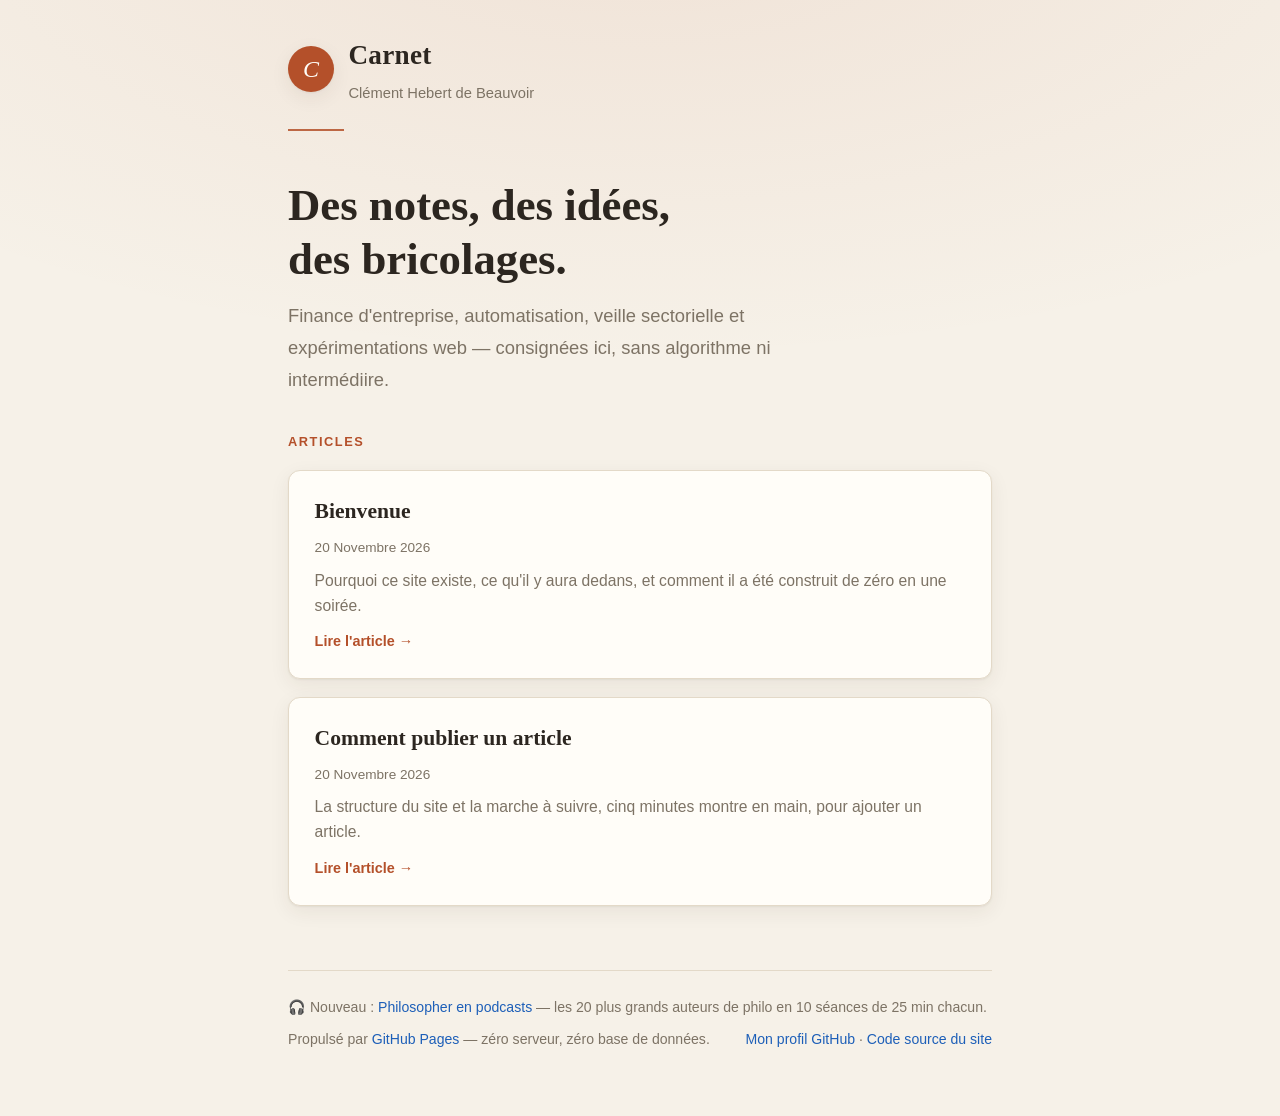
<file: index.html>
<!doctype html>
<html lang="fr">
<head>
<meta charset="utf-8">
<meta name="viewport" content="width=device-width, initial-scale=1">
<title>Carnet — Clément Hebert de Beauvoir</title>
<meta name="description" content="Le carnet de Clément Hebert de Beauvoir — notes sur la finance d'entreprise, l'automatisation et le bricolage web.">
<meta property="og:type" content="website">
<meta property="og:title" content="Carnet — Clément Hebert de Beauvoir">
<meta property="og:description" content="Notes sur la finance d'entreprise, l'automatisation et le bricolage web.">
<meta property="og:url" content="https://clementhebertdebeauvoir-coder.github.io/">
<link rel="icon" href="data:image/svg+xml,%3Csvg xmlns='http://www.w3.org/2000/svg' viewBox='0 0 100 100'%3E%3Crect width='100' height='100' rx='22' fill='%23b4502a'/%3E%3Ctext x='50' y='68' font-size='58' font-family='Georgia,serif' font-style='italic' fill='%23fffdf8' text-anchor='middle'%3EC%3C/text%3E%3C/svg%3E">
<link rel="stylesheet" href="style.css">
</head>
<body>
<div class="wrap">

  <header class="site-header">
    <div class="monogram" aria-hidden="true">C</div>
    <div>
      <h1 class="site-title"><a href="index.html">Carnet</a></h1>
      <p class="site-subtitle">Clément Hebert de Beauvoir</p>
    </div>
  </header>
  <hr class="header-rule">

  <main>
    <section class="hero">
      <h1>Des notes, des idées,<br>des bricolages.</h1>
      <p class="tagline">Finance d'entreprise, automatisation, veille sectorielle et expérimentations web — consignées ici, sans algorithme ni intermédiire.</p>
    </section>

    <p class="section-label">Articles</p>
    <ul class="post-list">
      <li>
        <a class="post-card" href="posts/bienvenue.html">
          <h2>Bienvenue</h2>
          <time datetime="2026-11-20">20 novembre 2026</time>
          <p class="excerpt">Pourquoi ce site existe, ce qu'il y aura dedans, et comment il a été construit de zéro en une soirée.</p>
          <span class="read-more">Lire l'article →</span>
        </a>
      </li>
      <li>
        <a class="post-card" href="posts/comment-publier-un-article.html">
          <h2>Comment publier un article</h2>
          <time datetime="2026-11-20">20 novembre 2026</time>
          <p class="excerpt">La structure du site et la marche à suivre, cinq minutes montre en main, pour ajouter un article.</p>
          <span class="read-more">Lire l'article →</span>
        </a>
      </li>
    </ul>
  </main>

  <footer class="site-footer">
    <p>🎧 Nouveau : <a href="podcasts/">Philosopher en podcasts</a> — les 20 plus grands auteurs de philo en 10 séances de 25 min chacun.</p>
    <p>Propulsé par <a href="https://pages.github.com/">GitHub Pages</a> — zéro serveur, zéro base de données.</p>
    <p><a href="https://github.com/clementhebertdebeauvoir-coder">Mon profil GitHub</a> · <a href="https://github.com/clementhebertdebeauvoir-coder/clementhebertdebeauvoir-coder.github.io">Code source du site</a></p>
  </footer>

</div>
</body>
</html>
</file>
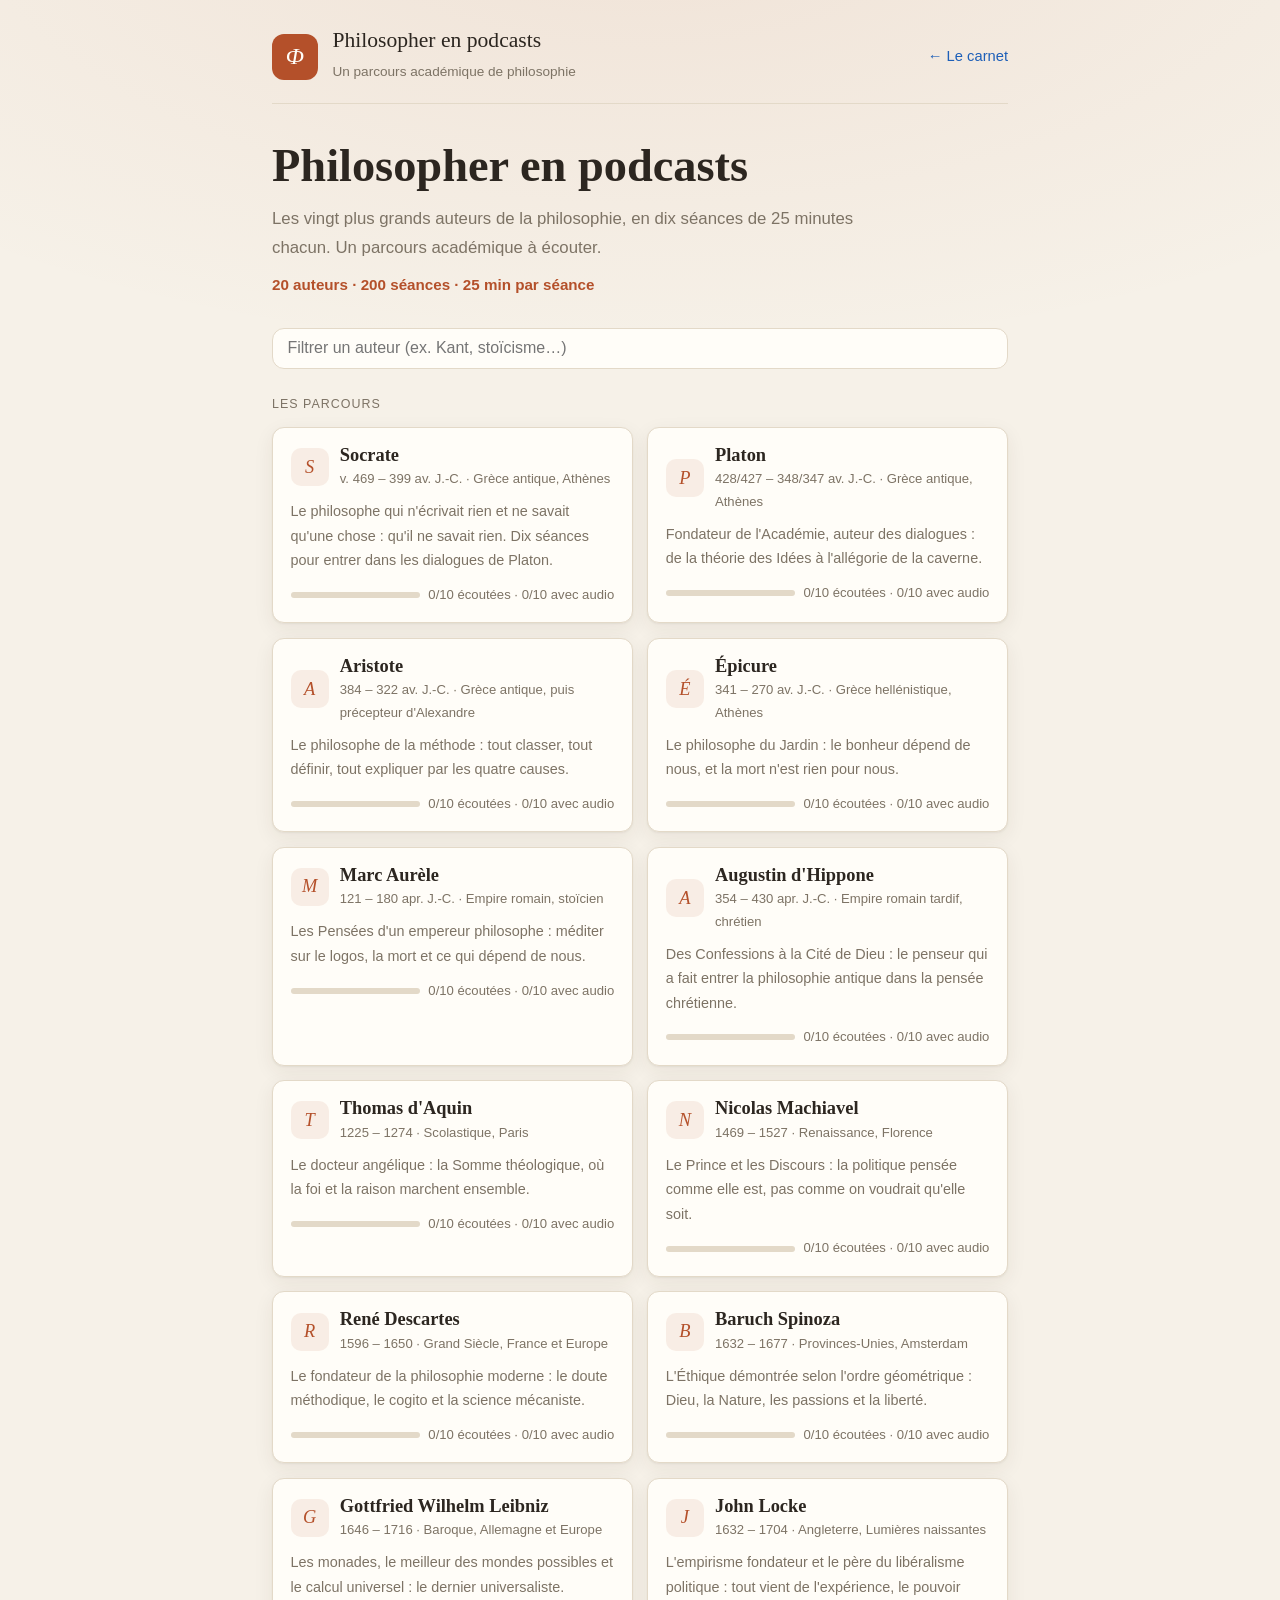
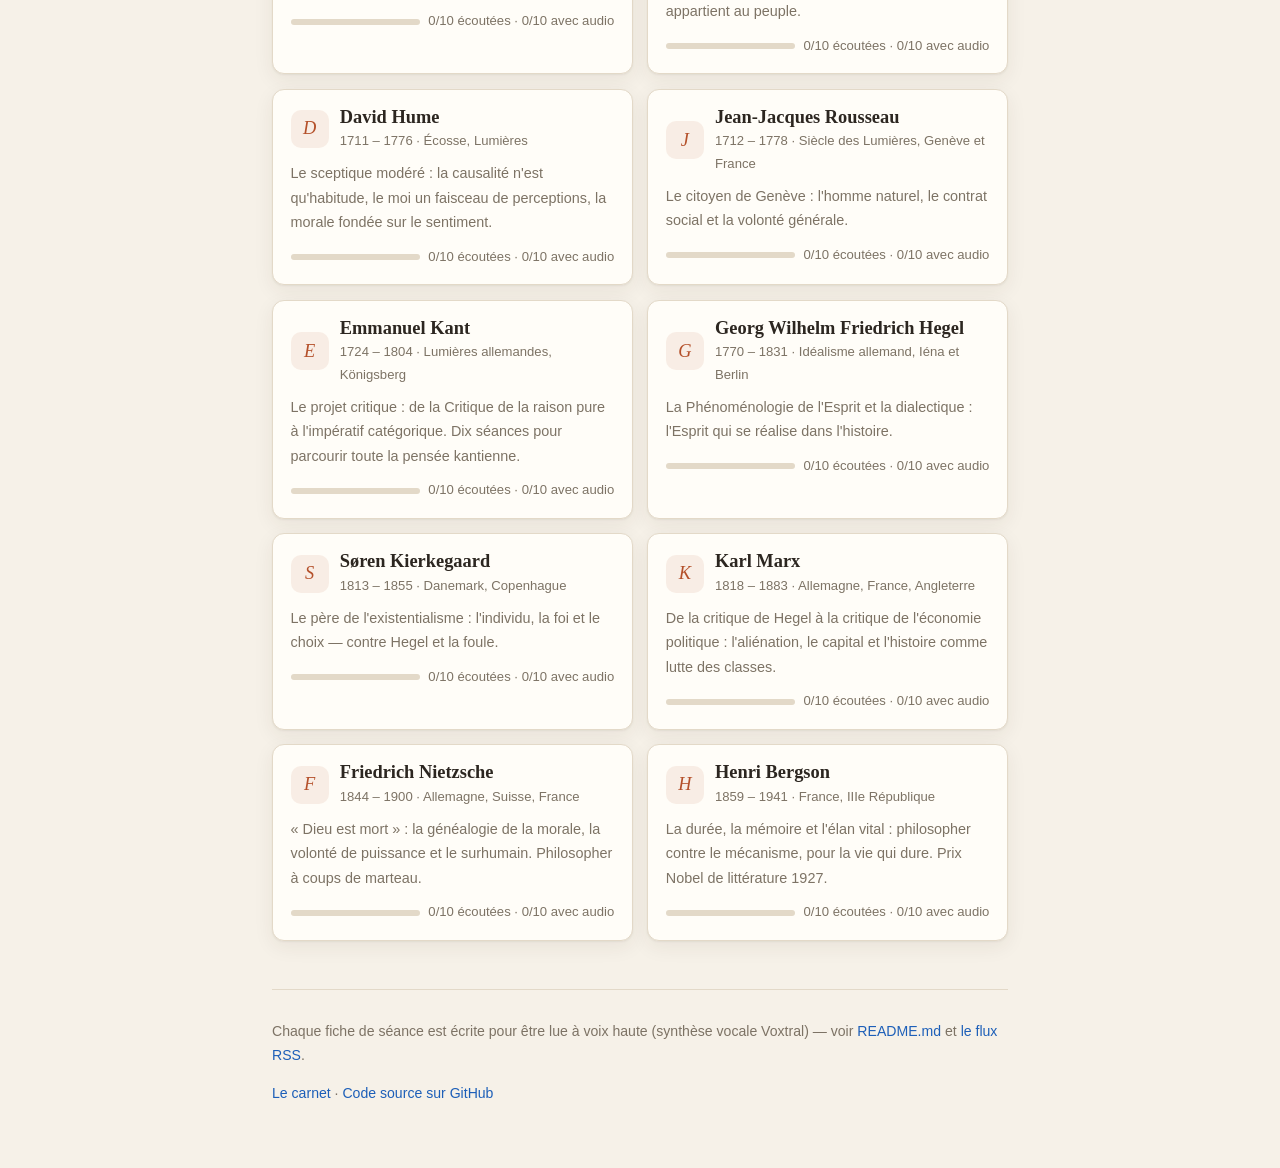
<file: podcasts/index.html>
<!doctype html>
<html lang="fr">
<head>
<meta charset="utf-8">
<meta name="viewport" content="width=device-width, initial-scale=1">
<title>Philosopher en podcasts — 20 auteurs, 200 séances</title>
<meta name="description" content="Les vingt plus grands auteurs de la philosophie en podcasts : 10 séances de 25 minutes par auteur, de Socrate à Bergson. Parcours académique à écouter.">
<meta property="og:type" content="website">
<meta property="og:title" content="Philosopher en podcasts">
<meta property="og:description" content="Vingt grands auteurs de la philosophie, dix séances de 25 minutes chacun. Un parcours académique à écouter.">
<link rel="icon" href="data:image/svg+xml,%3Csvg xmlns='http://www.w3.org/2000/svg' viewBox='0 0 100 100'%3E%3Crect width='100' height='100' rx='22' fill='%23b4502a'/%3E%3Ctext x='50' y='70' font-size='58' font-family='Georgia,serif' font-style='italic' fill='%23fffdf8' text-anchor='middle'%3E%CE%A6%3C/text%3E%3C/svg%3E">
<link rel="alternate" type="application/rss+xml" title="Philosopher en podcasts" href="feed.xml">
<link rel="stylesheet" href="css/podcasts.css">
</head>
<body>
<div class="wrap">

  <header class="pod-header">
    <a class="pod-brand" href="index.html">
      <span class="monogram" aria-hidden="true">Φ</span>
      <span>
        <span class="pod-title">Philosopher en podcasts</span><br>
        <span class="pod-subtitle">Un parcours académique de philosophie</span>
      </span>
    </a>
    <nav class="pod-nav"><a href="../index.html">← Le carnet</a></nav>
  </header>
  <hr class="header-rule">

  <main>
    <section class="hero">
      <h1>Philosopher en podcasts</h1>
      <p class="tagline">Les vingt plus grands auteurs de la philosophie, en dix séances de 25 minutes chacun.</p>
      <p class="hero-meta">20 auteurs · 200 séances · 25 min par séance</p>
    </section>

    <input class="filtre" id="filtre" type="search" placeholder="Filtrer un auteur (ex. Kant, stoïcisme…)" aria-label="Filtrer les auteurs">

    <p class="section-label">Les parcours</p>
    <ul class="author-grid" id="liste-auteurs"></ul>
    <p id="vide" class="erreur" hidden>Aucun auteur ne correspond à cette recherche.</p>
  </main>

  <footer class="pod-footer">
    <p>Chaque fiche de séance est écrite pour être lue à voix haute (synthèse vocale Voxtral) — voir <a href="README.md">README.md</a> et <a href="feed.xml">le flux RSS</a>.</p>
    <p><a href="../index.html">Le carnet</a> · <a href="https://github.com/clementhebertdebeauvoir-coder/clementhebertdebeauvoir-coder.github.io">Code source sur GitHub</a></p>
  </footer>

</div>
<script src="js/player.js"></script>
<script src="js/app.js"></script>
</body>
</html>
</file>
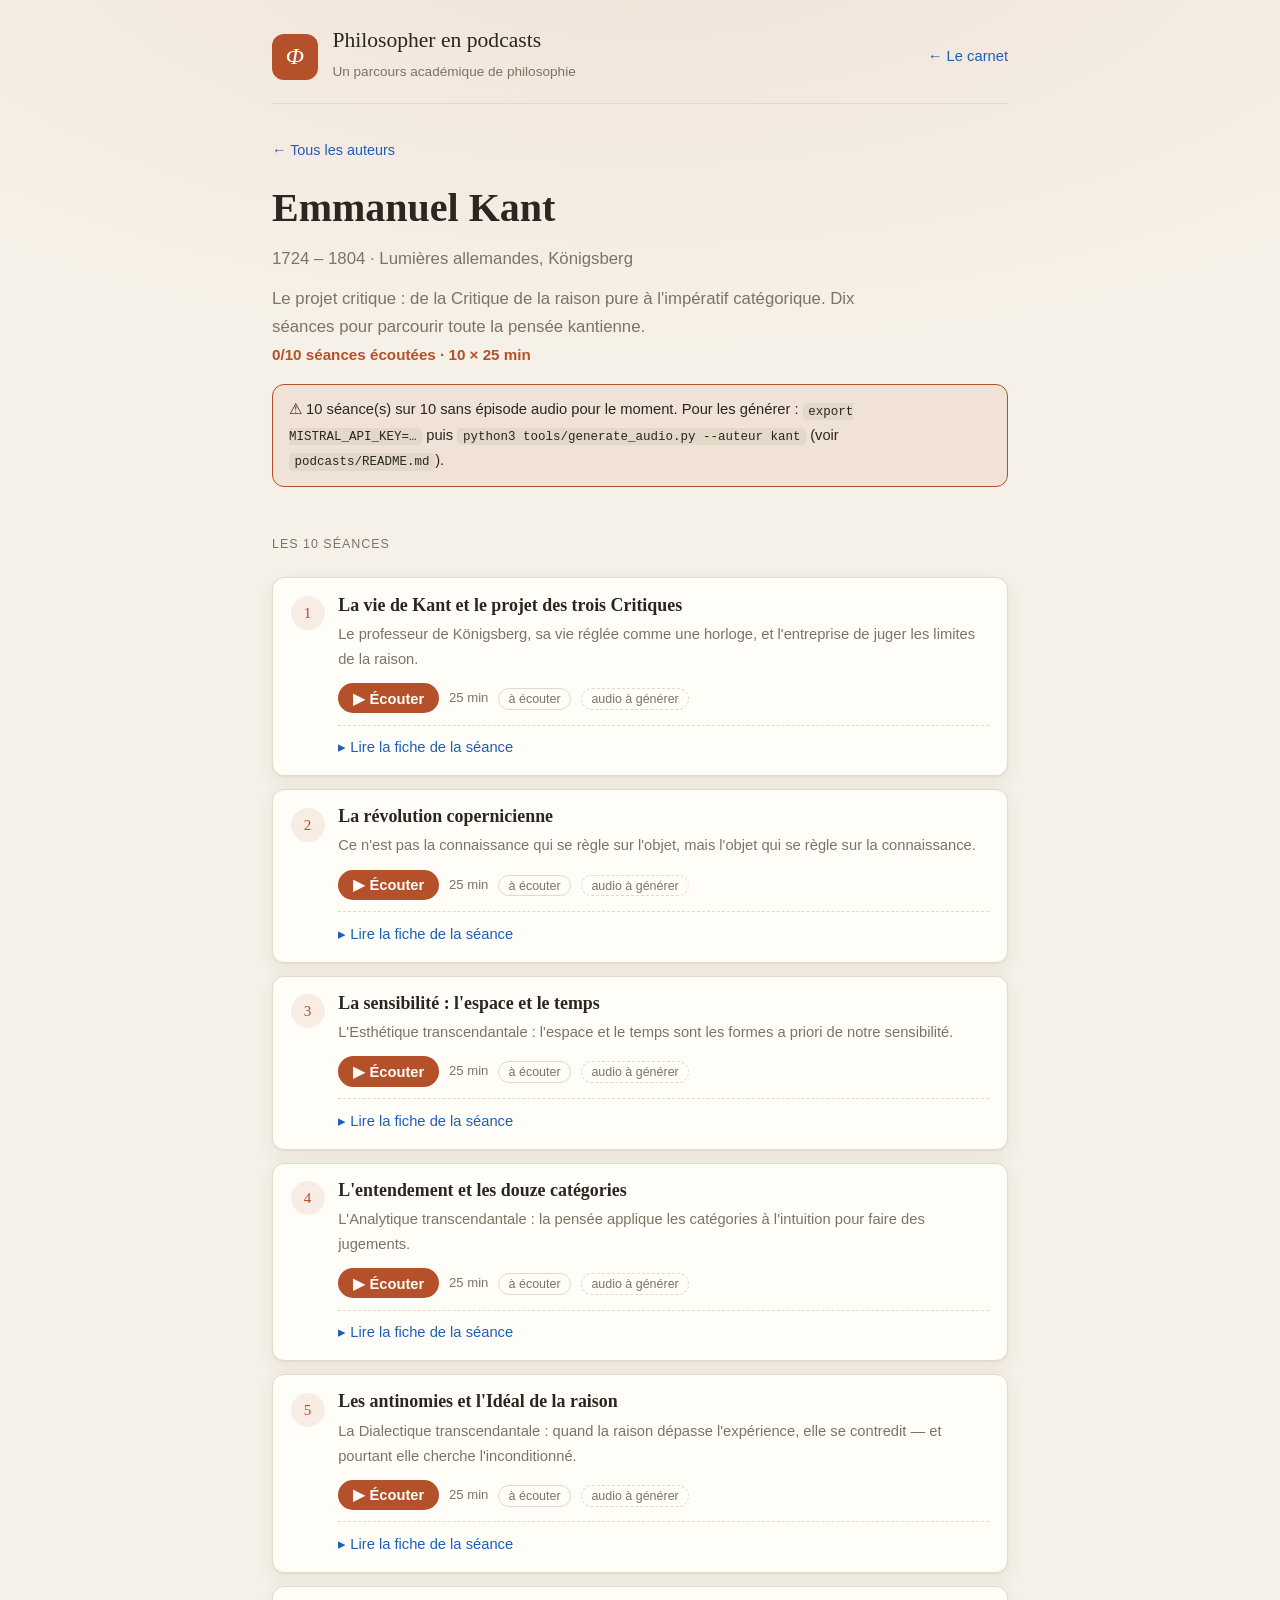
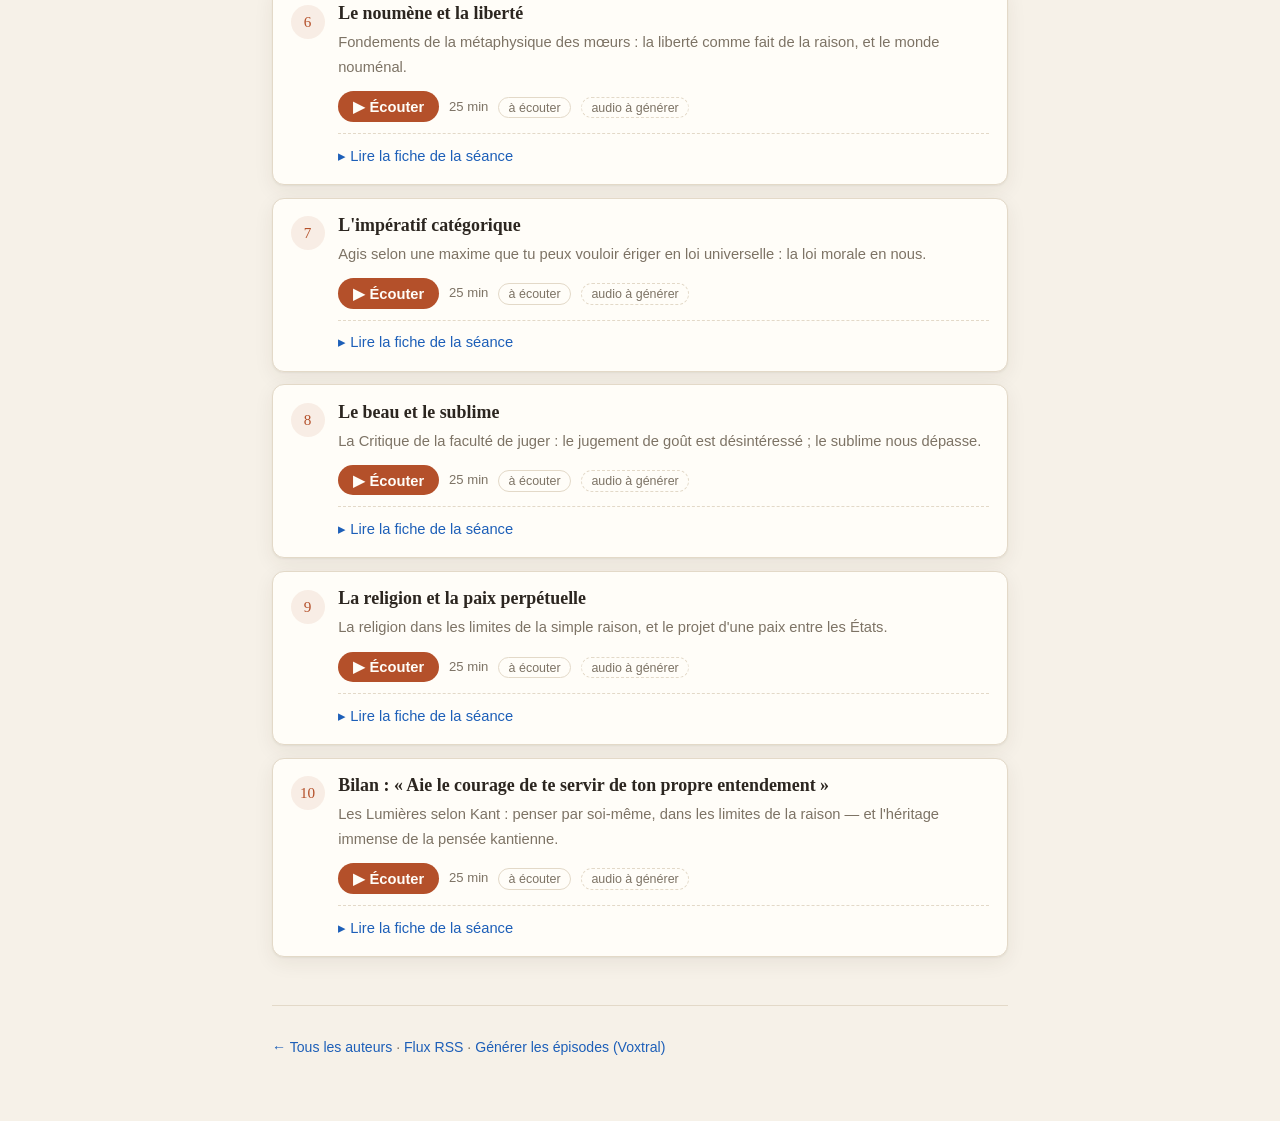
<file: podcasts/parcours.html>
<!doctype html>
<html lang="fr">
<head>
<meta charset="utf-8">
<meta name="viewport" content="width=device-width, initial-scale=1">
<title>Parcours — Philosopher en podcasts</title>
<meta name="description" content="Parcours de philosophie en podcasts : 10 séances de 25 minutes par auteur.">
<meta property="og:type" content="website">
<meta property="og:title" content="Parcours — Philosopher en podcasts">
<link rel="icon" href="data:image/svg+xml,%3Csvg xmlns='http://www.w3.org/2000/svg' viewBox='0 0 100 100'%3E%3Crect width='100' height='100' rx='22' fill='%23b4502a'/%3E%3Ctext x='50' y='70' font-size='58' font-family='Georgia,serif' font-style='italic' fill='%23fffdf8' text-anchor='middle'%3E%CE%A6%3C/text%3E%3C/svg%3E">
<link rel="alternate" type="application/rss+xml" title="Philosopher en podcasts" href="feed.xml">
<link rel="stylesheet" href="css/podcasts.css">
</head>
<body>
<div class="wrap">

  <header class="pod-header">
    <a class="pod-brand" href="index.html">
      <span class="monogram" aria-hidden="true">Φ</span>
      <span>
        <span class="pod-title">Philosopher en podcasts</span><br>
        <span class="pod-subtitle">Un parcours académique de philosophie</span>
      </span>
    </a>
    <nav class="pod-nav"><a href="../index.html">← Le carnet</a></nav>
  </header>
  <hr class="header-rule">

  <main>
    <section class="parcours-head" id="parcours-head"></section>
    <p class="section-label">Les 10 séances</p>
    <ol class="seance-list" id="liste-seances"></ol>
  </main>

  <footer class="pod-footer">
    <p><a href="index.html">← Tous les auteurs</a> · <a href="feed.xml">Flux RSS</a> · <a href="README.md">Générer les épisodes (Voxtral)</a></p>
  </footer>

</div>
<script src="js/player.js"></script>
<script src="js/parcours.js"></script>
</body>
</html>
</file>
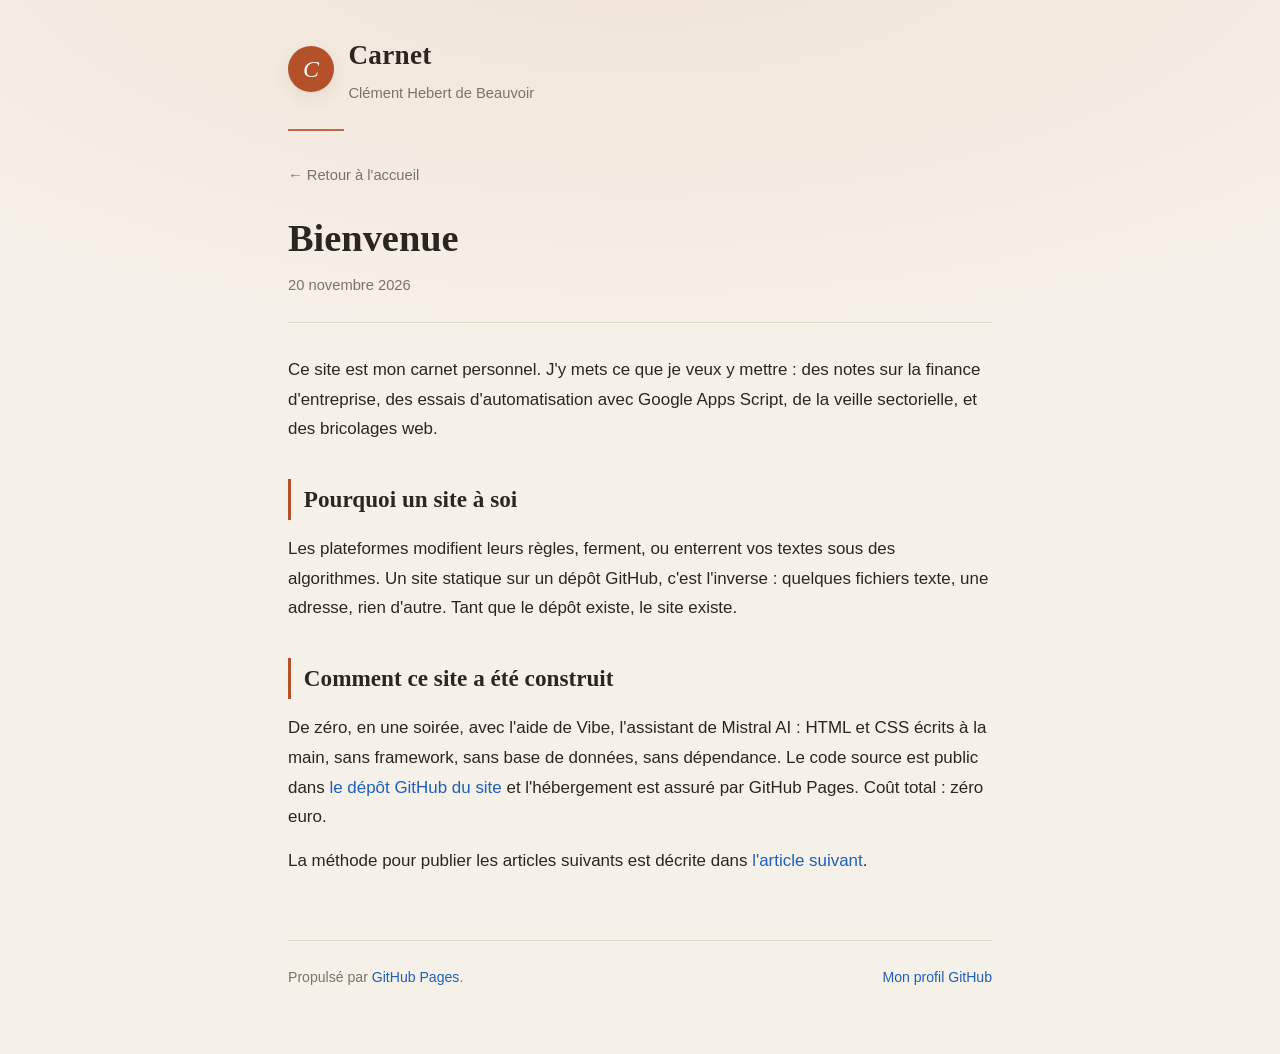
<file: posts/bienvenue.html>
<!doctype html>
<html lang="fr">
<head>
<meta charset="utf-8">
<meta name="viewport" content="width=device-width, initial-scale=1">
<title>Bienvenue | Carnet</title>
<meta name="description" content="Pourquoi ce carnet existe et comment il a été construit.">
<meta property="og:type" content="article">
<meta property="og:title" content="Bienvenue | Carnet">
<meta property="og:url" content="https://clementhebertdebeauvoir-coder.github.io/posts/bienvenue.html">
<link rel="icon" href="data:image/svg+xml,%3Csvg xmlns='http://www.w3.org/2000/svg' viewBox='0 0 100 100'%3E%3Crect width='100' height='100' rx='22' fill='%23b4502a'/%3E%3Ctext x='50' y='68' font-size='58' font-family='Georgia,serif' font-style='italic' fill='%23fffdf8' text-anchor='middle'%3EC%3C/text%3E%3C/svg%3E">
<link rel="stylesheet" href="../style.css">
</head>
<body>
<div class="wrap">

  <header class="site-header">
    <div class="monogram" aria-hidden="true">C</div>
    <div>
      <h1 class="site-title"><a href="../index.html">Carnet</a></h1>
      <p class="site-subtitle">Clément Hebert de Beauvoir</p>
    </div>
  </header>
  <hr class="header-rule">

  <a class="back-link" href="../index.html">← Retour à l'accueil</a>

  <main>
    <article>
      <header class="post-header">
        <h1>Bienvenue</h1>
        <time datetime="2026-11-20">20 novembre 2026</time>
      </header>
      <p>Ce site est mon carnet personnel. J'y mets ce que je veux y mettre&nbsp;: des notes sur la finance d'entreprise, des essais d'automatisation avec Google Apps Script, de la veille sectorielle, et des bricolages web.</p>
      <h2>Pourquoi un site à soi</h2>
      <p>Les plateformes modifient leurs règles, ferment, ou enterrent vos textes sous des algorithmes. Un site statique sur un dépôt GitHub, c'est l'inverse&nbsp;: quelques fichiers texte, une adresse, rien d'autre. Tant que le dépôt existe, le site existe.</p>
      <h2>Comment ce site a été construit</h2>
      <p>De zéro, en une soirée, avec l'aide de Vibe, l'assistant de Mistral AI&nbsp;: HTML et CSS écrits à la main, sans framework, sans base de données, sans dépendance. Le code source est public dans <a href="https://github.com/clementhebertdebeauvoir-coder/clementhebertdebeauvoir-coder.github.io">le dépôt GitHub du site</a> et l'hébergement est assuré par GitHub Pages. Coût total&nbsp;: zéro euro.</p>
      <p>La méthode pour publier les articles suivants est décrite dans <a href="comment-publier-un-article.html">l'article suivant</a>.</p>
    </article>
  </main>

  <footer class="site-footer">
    <p>Propulsé par <a href="https://pages.github.com/">GitHub Pages</a>.</p>
    <p><a href="https://github.com/clementhebertdebeauvoir-coder">Mon profil GitHub</a></p>
  </footer>

</div>
</body>
</html>
</file>
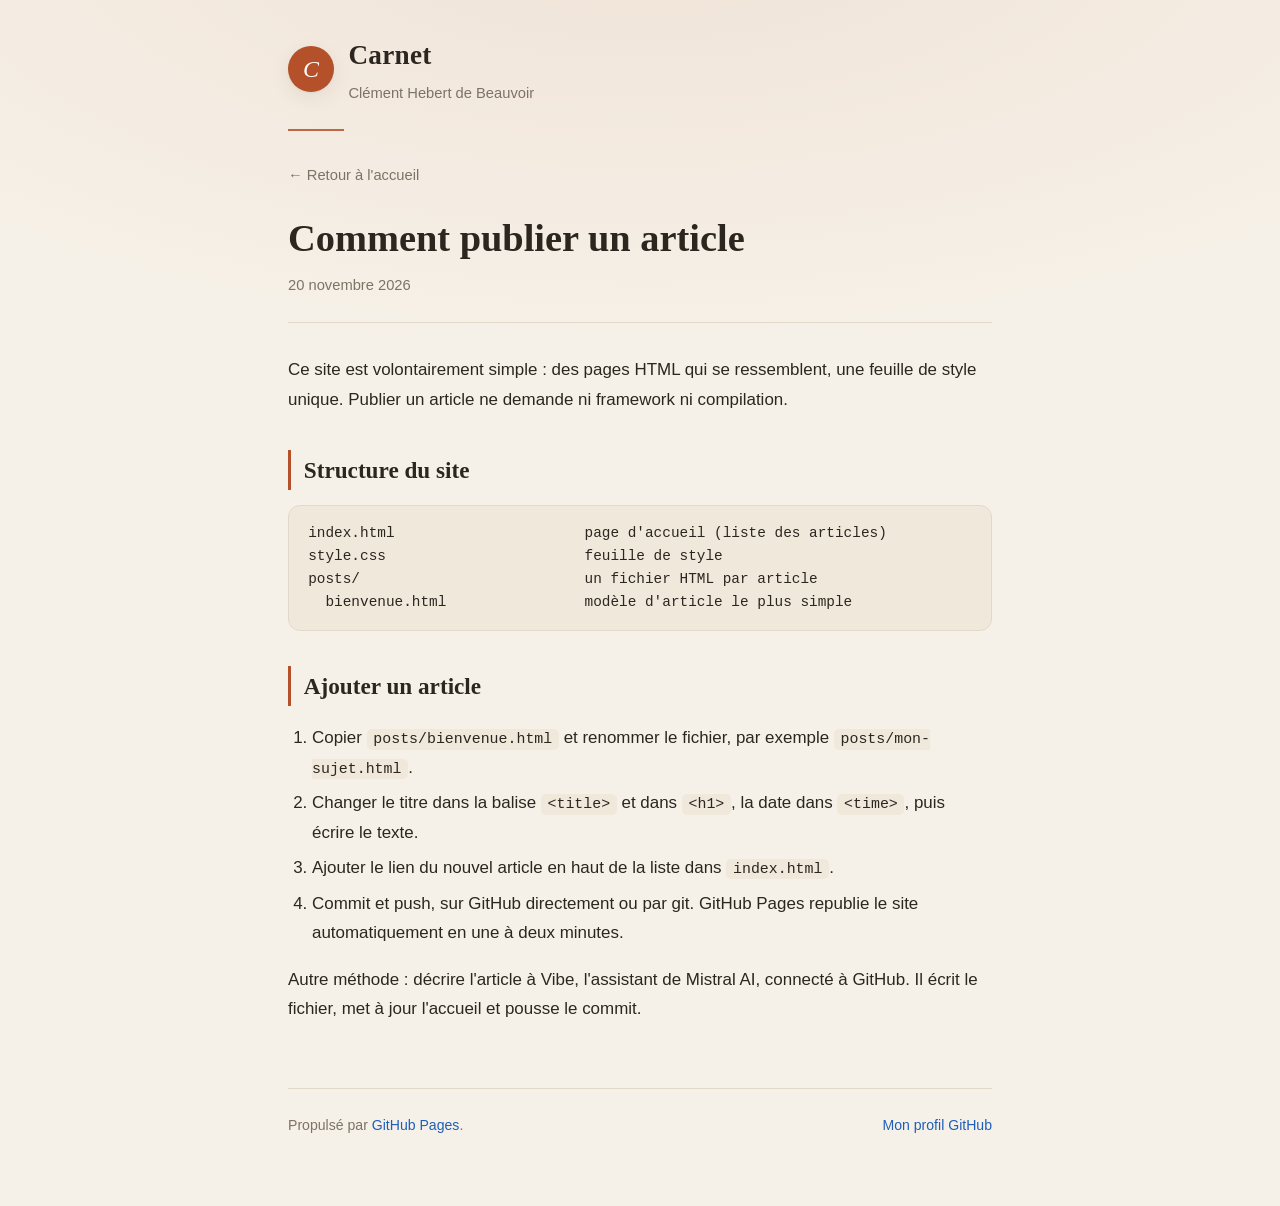
<file: posts/comment-publier-un-article.html>
<!doctype html>
<html lang="fr">
<head>
<meta charset="utf-8">
<meta name="viewport" content="width=device-width, initial-scale=1">
<title>Comment publier un article | Carnet</title>
<meta name="description" content="La structure du site et la marche à suivre pour ajouter un article en cinq minutes.">
<meta property="og:type" content="article">
<meta property="og:title" content="Comment publier un article | Carnet">
<meta property="og:url" content="https://clementhebertdebeauvoir-coder.github.io/posts/comment-publier-un-article.html">
<link rel="icon" href="data:image/svg+xml,%3Csvg xmlns='http://www.w3.org/2000/svg' viewBox='0 0 100 100'%3E%3Crect width='100' height='100' rx='22' fill='%23b4502a'/%3E%3Ctext x='50' y='68' font-size='58' font-family='Georgia,serif' font-style='italic' fill='%23fffdf8' text-anchor='middle'%3EC%3C/text%3E%3C/svg%3E">
<link rel="stylesheet" href="../style.css">
</head>
<body>
<div class="wrap">

  <header class="site-header">
    <div class="monogram" aria-hidden="true">C</div>
    <div>
      <h1 class="site-title"><a href="../index.html">Carnet</a></h1>
      <p class="site-subtitle">Clément Hebert de Beauvoir</p>
    </div>
  </header>
  <hr class="header-rule">

  <a class="back-link" href="../index.html">← Retour à l'accueil</a>

  <main>
    <article>
      <header class="post-header">
        <h1>Comment publier un article</h1>
        <time datetime="2026-11-20">20 novembre 2026</time>
      </header>
      <p>Ce site est volontairement simple&nbsp;: des pages HTML qui se ressemblent, une feuille de style unique. Publier un article ne demande ni framework ni compilation.</p>
      <h2>Structure du site</h2>
      <pre><code>index.html                      page d'accueil (liste des articles)
style.css                       feuille de style
posts/                          un fichier HTML par article
  bienvenue.html                modèle d'article le plus simple</code></pre>
      <h2>Ajouter un article</h2>
      <ol>
        <li>Copier <code>posts/bienvenue.html</code> et renommer le fichier, par exemple <code>posts/mon-sujet.html</code>.</li>
        <li>Changer le titre dans la balise <code>&lt;title&gt;</code> et dans <code>&lt;h1&gt;</code>, la date dans <code>&lt;time&gt;</code>, puis écrire le texte.</li>
        <li>Ajouter le lien du nouvel article en haut de la liste dans <code>index.html</code>.</li>
        <li>Commit et push, sur GitHub directement ou par git. GitHub Pages republie le site automatiquement en une à deux minutes.</li>
      </ol>
      <p>Autre méthode&nbsp;: décrire l'article à Vibe, l'assistant de Mistral AI, connecté à GitHub. Il écrit le fichier, met à jour l'accueil et pousse le commit.</p>
    </article>
  </main>

  <footer class="site-footer">
    <p>Propulsé par <a href="https://pages.github.com/">GitHub Pages</a>.</p>
    <p><a href="https://github.com/clementhebertdebeauvoir-coder">Mon profil GitHub</a></p>
  </footer>

</div>
</body>
</html>
</file>
<file: style.css>
/* ============================================================
   Carnet — feuille de style
   Identité "carnet papier" : crème, encre, terracotta
   ============================================================ */

:root {
  --bg: #f6f1e8;
  --bg-elev: #fffdf8;
  --fg: #2c2620;
  --muted: #7d7365;
  --border: #e3d9c8;
  --accent: #b4502a;
  --accent-hover: #93401f;
  --accent-soft: rgba(180, 80, 42, 0.09);
  --link: #1d5fb8;
  --code-bg: #efe8db;
  --shadow: 0 1px 2px rgba(60, 45, 25, 0.06), 0 6px 20px rgba(60, 45, 25, 0.07);
  --shadow-hover: 0 2px 4px rgba(60, 45, 25, 0.08), 0 12px 32px rgba(60, 45, 25, 0.12);
  --radius: 12px;
  --font-body: -apple-system, BlinkMacSystemFont, "Segoe UI", Roboto, "Helvetica Neue", Arial, sans-serif;
  --font-serif: Georgia, "Iowan Old Style", "Times New Roman", serif;
  --font-mono: ui-monospace, SFMono-Regular, "SF Mono", Menlo, Consolas, "Liberation Mono", monospace;
}

@media (prefers-color-scheme: dark) {
  :root {
    --bg: #17140f;
    --bg-elev: #211c15;
    --fg: #ece4d6;
    --muted: #a2957f;
    --border: #3a3226;
    --accent: #e0764a;
    --accent-hover: #eb8a63;
    --accent-soft: rgba(224, 118, 74, 0.12);
    --link: #7ab3f5;
    --code-bg: #2a241b;
    --shadow: 0 1px 2px rgba(0, 0, 0, 0.3), 0 6px 20px rgba(0, 0, 0, 0.35);
    --shadow-hover: 0 2px 4px rgba(0, 0, 0, 0.4), 0 12px 32px rgba(0, 0, 0, 0.5);
  }
}

* { box-sizing: border-box; }

html { scroll-behavior: smooth; }

body {
  margin: 0;
  padding: 0 1.25rem 4rem;
  font-family: var(--font-body);
  font-size: 1.06rem;
  line-height: 1.75;
  color: var(--fg);
  background:
    radial-gradient(ellipse 80% 50% at 50% -10%, var(--accent-soft), transparent),
    var(--bg);
  background-attachment: fixed;
  min-height: 100vh;
}

/* ---------- Mise en page ---------- */

.wrap {
  max-width: 44rem;
  margin: 0 auto;
}

/* ---------- En-tête du site ---------- */

.site-header {
  display: flex;
  align-items: center;
  gap: 0.9rem;
  padding: 2rem 0 0;
}

.monogram {
  display: flex;
  align-items: center;
  justify-content: center;
  width: 46px;
  height: 46px;
  flex-shrink: 0;
  border-radius: 50%;
  background: var(--accent);
  color: #fffdf8;
  font-family: var(--font-serif);
  font-size: 1.5rem;
  font-style: italic;
  box-shadow: var(--shadow);
  user-select: none;
}

.site-title {
  font-family: var(--font-serif);
  font-size: 1.7rem;
  font-weight: 600;
  margin: 0;
  letter-spacing: 0.01em;
}

.site-title a {
  color: var(--fg);
  text-decoration: none;
}

.site-title a:hover { color: var(--accent); }

.site-subtitle {
  color: var(--muted);
  margin: 0.1rem 0 0;
  font-size: 0.92rem;
}

.header-rule {
  border: none;
  border-top: 2px solid var(--accent);
  width: 56px;
  margin: 1.4rem 0 0;
  opacity: 0.85;
}

/* ---------- Hero (accueil) ---------- */

.hero {
  padding: 3rem 0 2.2rem;
}

.hero h1 {
  font-family: var(--font-serif);
  font-size: clamp(2rem, 5vw, 2.8rem);
  line-height: 1.2;
  margin: 0 0 0.8rem;
  font-weight: 600;
}

.hero .tagline {
  color: var(--muted);
  font-size: 1.15rem;
  margin: 0;
  max-width: 34rem;
}

/* ---------- Liens ---------- */

a {
  color: var(--link);
  text-decoration: none;
  background-image: linear-gradient(currentColor, currentColor);
  background-size: 0% 1px;
  background-repeat: no-repeat;
  background-position: 0 100%;
  transition: background-size 0.25s ease;
}

a:hover {
  background-size: 100% 1px;
}

/* ---------- Liste des articles (cartes) ---------- */

.section-label {
  font-family: var(--font-body);
  font-size: 0.8rem;
  font-weight: 600;
  text-transform: uppercase;
  letter-spacing: 0.12em;
  color: var(--accent);
  margin: 0 0 1rem;
}

.post-list {
  list-style: none;
  padding: 0;
  margin: 0;
  display: flex;
  flex-direction: column;
  gap: 1.1rem;
}

.post-card {
  display: block;
  background: var(--bg-elev);
  border: 1px solid var(--border);
  border-radius: var(--radius);
  padding: 1.4rem 1.6rem;
  box-shadow: var(--shadow);
  transition: transform 0.2s ease, box-shadow 0.2s ease, border-color 0.2s ease;
  color: var(--fg);
  text-decoration: none;
  background-image: none;
}

.post-card:hover {
  transform: translateY(-3px);
  box-shadow: var(--shadow-hover);
  border-color: var(--accent);
  background-image: none;
}

.post-card h2 {
  font-family: var(--font-serif);
  font-size: 1.35rem;
  margin: 0 0 0.3rem;
  color: var(--fg);
  transition: color 0.2s ease;
}

.post-card:hover h2 { color: var(--accent); }

.post-card time {
  color: var(--muted);
  font-size: 0.85rem;
  display: block;
  margin-bottom: 0.5rem;
  text-transform: capitalize;
}

.post-card .excerpt {
  margin: 0;
  color: var(--muted);
  font-size: 0.98rem;
  line-height: 1.6;
}

.post-card .read-more {
  display: inline-block;
  margin-top: 0.7rem;
  font-size: 0.9rem;
  font-weight: 600;
  color: var(--accent);
}

/* ---------- Article ---------- */

.back-link {
  display: inline-flex;
  align-items: center;
  gap: 0.35rem;
  margin: 2rem 0 0;
  font-size: 0.92rem;
  font-weight: 500;
  color: var(--muted);
}

.back-link:hover { color: var(--accent); }

article {
  padding: 1.5rem 0 0;
}

.post-header {
  margin-bottom: 2rem;
  padding-bottom: 1.4rem;
  border-bottom: 1px solid var(--border);
}

.post-header h1 {
  font-family: var(--font-serif);
  font-size: clamp(1.8rem, 4.5vw, 2.4rem);
  line-height: 1.25;
  margin: 0 0 0.5rem;
  font-weight: 600;
}

.post-header time {
  color: var(--muted);
  font-size: 0.92rem;
}

article h2 {
  font-family: var(--font-serif);
  font-size: 1.45rem;
  margin: 2.2rem 0 0.7rem;
  padding-left: 0.8rem;
  border-left: 3px solid var(--accent);
}

article h3 {
  font-family: var(--font-serif);
  font-size: 1.15rem;
  margin: 1.8rem 0 0.5rem;
}

article p { margin: 0.9rem 0; }

article ul, article ol { padding-left: 1.5rem; }
article li { margin: 0.35rem 0; }

article blockquote {
  margin: 1.5rem 0;
  padding: 0.8rem 1.2rem;
  border-left: 3px solid var(--accent);
  background: var(--accent-soft);
  border-radius: 0 var(--radius) var(--radius) 0;
  color: var(--fg);
  font-style: italic;
}

article img {
  max-width: 100%;
  border-radius: var(--radius);
  border: 1px solid var(--border);
}

/* ---------- Code ---------- */

code {
  font-family: var(--font-mono);
  font-size: 0.88em;
  background: var(--code-bg);
  padding: 0.15em 0.45em;
  border-radius: 5px;
}

pre {
  background: var(--code-bg);
  border: 1px solid var(--border);
  padding: 1rem 1.2rem;
  border-radius: var(--radius);
  overflow-x: auto;
  font-size: 0.9rem;
  line-height: 1.6;
}

pre code {
  background: none;
  padding: 0;
  border-radius: 0;
  font-size: inherit;
}

/* ---------- Pied de page ---------- */

.site-footer {
  margin-top: 4rem;
  padding-top: 1.5rem;
  border-top: 1px solid var(--border);
  color: var(--muted);
  font-size: 0.88rem;
  display: flex;
  flex-wrap: wrap;
  justify-content: space-between;
  gap: 0.5rem;
}

.site-footer p { margin: 0; }

/* ---------- Sélection ---------- */

::selection {
  background: var(--accent);
  color: #fffdf8;
}

/* ---------- Responsive ---------- */

@media (max-width: 560px) {
  body { font-size: 1rem; padding: 0 1rem 3rem; }
  .site-header { padding-top: 1.4rem; }
  .hero { padding: 2rem 0 1.6rem; }
  .post-card { padding: 1.1rem 1.2rem; }
  article h2 { font-size: 1.25rem; }
}

/* ---------- Impression ---------- */

@media print {
  body { background: #fff; color: #000; }
  .back-link, .site-footer { display: none; }
}
</file>
<file: podcasts/css/podcasts.css>
/* ============================================================
   Philosopher en podcasts — feuille de style
   Même identité "carnet papier" que le site racine.
   ============================================================ */

:root {
  --bg: #f6f1e8;
  --bg-elev: #fffdf8;
  --fg: #2c2620;
  --muted: #7d7365;
  --border: #e3d9c8;
  --accent: #b4502a;
  --accent-hover: #93401f;
  --accent-soft: rgba(180, 80, 42, 0.09);
  --link: #1d5fb8;
  --ok: #2e7d4f;
  --player-bg: #241f18;
  --player-fg: #f3ede1;
  --shadow: 0 1px 2px rgba(60, 45, 25, 0.06), 0 6px 20px rgba(60, 45, 25, 0.07);
  --shadow-hover: 0 2px 4px rgba(60, 45, 25, 0.08), 0 12px 32px rgba(60, 45, 25, 0.12);
  --radius: 12px;
  --font-body: -apple-system, BlinkMacSystemFont, "Segoe UI", Roboto, "Helvetica Neue", Arial, sans-serif;
  --font-serif: Georgia, "Iowan Old Style", "Times New Roman", serif;
}

@media (prefers-color-scheme: dark) {
  :root {
    --bg: #17140f;
    --bg-elev: #211c15;
    --fg: #ece4d6;
    --muted: #a2957f;
    --border: #3a3226;
    --accent: #e0764a;
    --accent-hover: #eb8a63;
    --accent-soft: rgba(224, 118, 74, 0.12);
    --link: #7ab3f5;
    --ok: #6fbf8f;
    --shadow: 0 1px 2px rgba(0, 0, 0, 0.3), 0 6px 20px rgba(0, 0, 0, 0.35);
    --shadow-hover: 0 2px 4px rgba(0, 0, 0, 0.4), 0 12px 32px rgba(0, 0, 0, 0.5);
  }
}

* { box-sizing: border-box; }
html { scroll-behavior: smooth; }

body {
  margin: 0;
  padding: 0 1.25rem 3rem;
  font-family: var(--font-body);
  font-size: 1.05rem;
  line-height: 1.7;
  color: var(--fg);
  background: radial-gradient(ellipse 80% 50% at 50% -10%, var(--accent-soft), transparent), var(--bg);
  background-attachment: fixed;
  min-height: 100vh;
}
body.has-player { padding-bottom: 7.5rem; }

.wrap { max-width: 46rem; margin: 0 auto; }

/* ---------- En-tête ---------- */

.pod-header {
  display: flex;
  align-items: center;
  justify-content: space-between;
  gap: 1rem;
  padding: 1.75rem 0 0;
  flex-wrap: wrap;
}

.pod-brand { display: flex; align-items: center; gap: 0.9rem; text-decoration: none; color: inherit; }

.monogram {
  display: flex;
  align-items: center;
  justify-content: center;
  width: 46px;
  height: 46px;
  border-radius: 12px;
  background: var(--accent);
  color: #fffdf8;
  font-family: var(--font-serif);
  font-style: italic;
  font-size: 1.5rem;
}

.pod-title { font-family: var(--font-serif); font-size: 1.35rem; margin: 0; line-height: 1.2; }
.pod-subtitle { margin: 0; color: var(--muted); font-size: 0.85rem; }

.pod-nav a { color: var(--link); text-decoration: none; font-size: 0.92rem; }
.pod-nav a:hover { text-decoration: underline; }

.header-rule { border: 0; border-top: 1px solid var(--border); margin: 1.1rem 0 0; }

/* ---------- Héros ---------- */

.hero { padding: 2.2rem 0 0.5rem; }
.hero h1 {
  font-family: var(--font-serif);
  font-size: clamp(2rem, 5.5vw, 2.9rem);
  line-height: 1.15;
  margin: 0 0 0.8rem;
}
.tagline { color: var(--muted); max-width: 38rem; margin: 0 0 0.6rem; }
.hero-meta { color: var(--accent); font-weight: 600; font-size: 0.95rem; margin: 0; }

/* ---------- Filtre ---------- */

.filtre {
  width: 100%;
  margin: 1.4rem 0 0;
  padding: 0.65rem 0.9rem;
  font-size: 1rem;
  color: var(--fg);
  background: var(--bg-elev);
  border: 1px solid var(--border);
  border-radius: var(--radius);
}
.filtre:focus { outline: 2px solid var(--accent); outline-offset: 1px; }

.section-label {
  text-transform: uppercase;
  letter-spacing: 0.08em;
  font-size: 0.78rem;
  color: var(--muted);
  margin: 1.6rem 0 0.7rem;
}

/* ---------- Grille d'auteurs ---------- */

.author-grid {
  list-style: none;
  margin: 0;
  padding: 0;
  display: grid;
  grid-template-columns: repeat(auto-fill, minmax(260px, 1fr));
  gap: 0.9rem;
}

.author-card {
  display: block;
  height: 100%;
  padding: 1rem 1.1rem;
  background: var(--bg-elev);
  border: 1px solid var(--border);
  border-radius: var(--radius);
  box-shadow: var(--shadow);
  text-decoration: none;
  color: inherit;
  transition: box-shadow 0.15s ease, transform 0.15s ease;
}
.author-card:hover { box-shadow: var(--shadow-hover); transform: translateY(-2px); }

.author-card .who { display: flex; align-items: center; gap: 0.7rem; }
.author-card .letter {
  flex: none;
  width: 38px; height: 38px;
  display: flex; align-items: center; justify-content: center;
  border-radius: 10px;
  background: var(--accent-soft);
  color: var(--accent);
  font-family: var(--font-serif);
  font-style: italic;
  font-size: 1.15rem;
}
.author-card h2 { font-family: var(--font-serif); font-size: 1.15rem; margin: 0; line-height: 1.25; }
.author-card .dates { color: var(--muted); font-size: 0.82rem; margin: 0.1rem 0 0; }
.author-card .accroche { color: var(--muted); font-size: 0.9rem; margin: 0.55rem 0 0.7rem; }

.progress-line { display: flex; align-items: center; gap: 0.55rem; font-size: 0.82rem; color: var(--muted); }
.progress-track { flex: 1; height: 6px; border-radius: 3px; background: var(--border); overflow: hidden; }
.progress-fill { height: 100%; background: var(--accent); border-radius: 3px; width: 0; transition: width 0.3s ease; }

/* ---------- Page parcours ---------- */

.parcours-head { padding: 2rem 0 0.4rem; }
.parcours-head .back { color: var(--link); text-decoration: none; font-size: 0.9rem; }
.parcours-head .back:hover { text-decoration: underline; }
.parcours-head h1 { font-family: var(--font-serif); font-size: clamp(1.8rem, 5vw, 2.5rem); margin: 0.6rem 0 0.2rem; }
.parcours-head .dates { color: var(--muted); margin: 0; }
.parcours-head .accroche { color: var(--muted); max-width: 40rem; margin: 0.7rem 0 0; }

.seance-list { list-style: none; margin: 1.4rem 0 0; padding: 0; display: flex; flex-direction: column; gap: 0.8rem; }

.seance {
  background: var(--bg-elev);
  border: 1px solid var(--border);
  border-radius: var(--radius);
  box-shadow: var(--shadow);
  padding: 0.95rem 1.1rem;
}
.seance.en-cours { border-color: var(--accent); box-shadow: var(--shadow-hover); }

.seance-top { display: flex; align-items: flex-start; gap: 0.85rem; }

.seance-num {
  flex: none;
  width: 34px; height: 34px;
  display: flex; align-items: center; justify-content: center;
  border-radius: 50%;
  background: var(--accent-soft);
  color: var(--accent);
  font-family: var(--font-serif);
  font-size: 0.95rem;
  margin-top: 0.15rem;
}
.seance.en-cours .seance-num { background: var(--accent); color: #fffdf8; }

.seance-body { flex: 1; min-width: 0; }
.seance-body h2 { font-family: var(--font-serif); font-size: 1.12rem; margin: 0; line-height: 1.3; }
.seance-body .resume { color: var(--muted); font-size: 0.92rem; margin: 0.3rem 0 0; }

.seance-actions { display: flex; align-items: center; gap: 0.6rem; margin-top: 0.7rem; flex-wrap: wrap; }

.btn-play {
  display: inline-flex;
  align-items: center;
  gap: 0.45rem;
  padding: 0.42rem 0.95rem;
  border: 0;
  border-radius: 999px;
  background: var(--accent);
  color: #fffdf8;
  font-size: 0.92rem;
  font-weight: 600;
  cursor: pointer;
}
.btn-play:hover { background: var(--accent-hover); }
.btn-play.secondary { background: transparent; color: var(--accent); border: 1px solid var(--accent); }
.btn-play.secondary:hover { background: var(--accent-soft); }

.badge {
  font-size: 0.78rem;
  padding: 0.18rem 0.6rem;
  border-radius: 999px;
  border: 1px solid var(--border);
  color: var(--muted);
}
.badge.ok { color: var(--ok); border-color: var(--ok); }
.badge.encours { color: var(--accent); border-color: var(--accent); }
.badge.dispo { color: var(--ok); border-color: var(--ok); }
.badge.audio { color: var(--muted); border-style: dashed; }

.banner-info {
  margin-top: 1rem;
  padding: 0.8rem 1rem;
  background: var(--accent-soft);
  border: 1px solid var(--accent);
  border-radius: var(--radius);
  font-size: 0.92rem;
}
.banner-info code {
  background: var(--code-bg, var(--border));
  padding: 0.1rem 0.35rem;
  border-radius: 5px;
  font-size: 0.85em;
}

.duree { font-size: 0.82rem; color: var(--muted); }

/* ---------- Fiche dépliable ---------- */

.fiche-details { margin-top: 0.7rem; border-top: 1px dashed var(--border); padding-top: 0.6rem; }
.fiche-details summary { cursor: pointer; color: var(--link); font-size: 0.92rem; list-style: none; }
.fiche-details summary::before { content: "▸ "; }
.fiche-details[open] summary::before { content: "▾ "; }
.fiche-details summary:hover { text-decoration: underline; }
.fiche-contenu { margin-top: 0.7rem; font-size: 0.95rem; }
.fiche-contenu h1 { font-family: var(--font-serif); font-size: 1.25rem; margin: 0 0 0.4rem; }
.fiche-contenu h2 { font-family: var(--font-serif); font-size: 1.05rem; margin: 1.1rem 0 0.3rem; color: var(--accent); }
.fiche-contenu p { margin: 0.5rem 0; }
.fiche-contenu em { color: var(--muted); }

/* ---------- Lecteur fixe ---------- */

.player-bar {
  position: fixed;
  left: 0; right: 0; bottom: 0;
  background: var(--player-bg);
  color: var(--player-fg);
  box-shadow: 0 -4px 24px rgba(0, 0, 0, 0.35);
  padding: 0.6rem 1rem 0.7rem;
  transform: translateY(110%);
  transition: transform 0.25s ease;
  z-index: 50;
}
.player-bar.visible { transform: translateY(0); }

.player-inner { max-width: 46rem; margin: 0 auto; display: flex; flex-direction: column; gap: 0.35rem; }

.player-row { display: flex; align-items: center; gap: 0.7rem; }

.player-btn {
  flex: none;
  width: 40px; height: 40px;
  border-radius: 50%;
  border: 0;
  background: var(--accent);
  color: #fffdf8;
  font-size: 1rem;
  cursor: pointer;
  display: flex; align-items: center; justify-content: center;
}
.player-btn:hover { background: var(--accent-hover); }
.player-btn.ghost { background: transparent; border: 1px solid rgba(243, 237, 225, 0.4); font-size: 0.85rem; }
.player-btn.ghost:hover { border-color: var(--player-fg); }

.player-title { flex: 1; min-width: 0; }
.player-title .t { font-weight: 600; font-size: 0.95rem; white-space: nowrap; overflow: hidden; text-overflow: ellipsis; }
.player-title .s { font-size: 0.78rem; opacity: 0.75; white-space: nowrap; overflow: hidden; text-overflow: ellipsis; }

.player-time { font-size: 0.8rem; opacity: 0.85; font-variant-numeric: tabular-nums; white-space: nowrap; }

.player-seek { width: 100%; accent-color: var(--accent); cursor: pointer; }

.player-controls { display: flex; align-items: center; gap: 0.55rem; }
.player-controls select {
  background: transparent;
  color: var(--player-fg);
  border: 1px solid rgba(243, 237, 225, 0.4);
  border-radius: 6px;
  font-size: 0.8rem;
  padding: 0.15rem 0.3rem;
}
.player-controls select option { color: #241f18; }
.player-controls input[type="range"] { width: 80px; accent-color: var(--accent); }

.player-notice { font-size: 0.78rem; color: #f0b48a; margin: 0; }

/* ---------- Pied de page ---------- */

.pod-footer { margin-top: 3rem; padding-top: 1rem; border-top: 1px solid var(--border); color: var(--muted); font-size: 0.88rem; }
.pod-footer a { color: var(--link); text-decoration: none; }
.pod-footer a:hover { text-decoration: underline; }

.erreur { background: var(--bg-elev); border: 1px solid var(--border); border-radius: var(--radius); padding: 1.2rem; color: var(--muted); }

@media (max-width: 560px) {
  .player-row { flex-wrap: wrap; }
  .player-time { margin-left: auto; }
}
</file>
